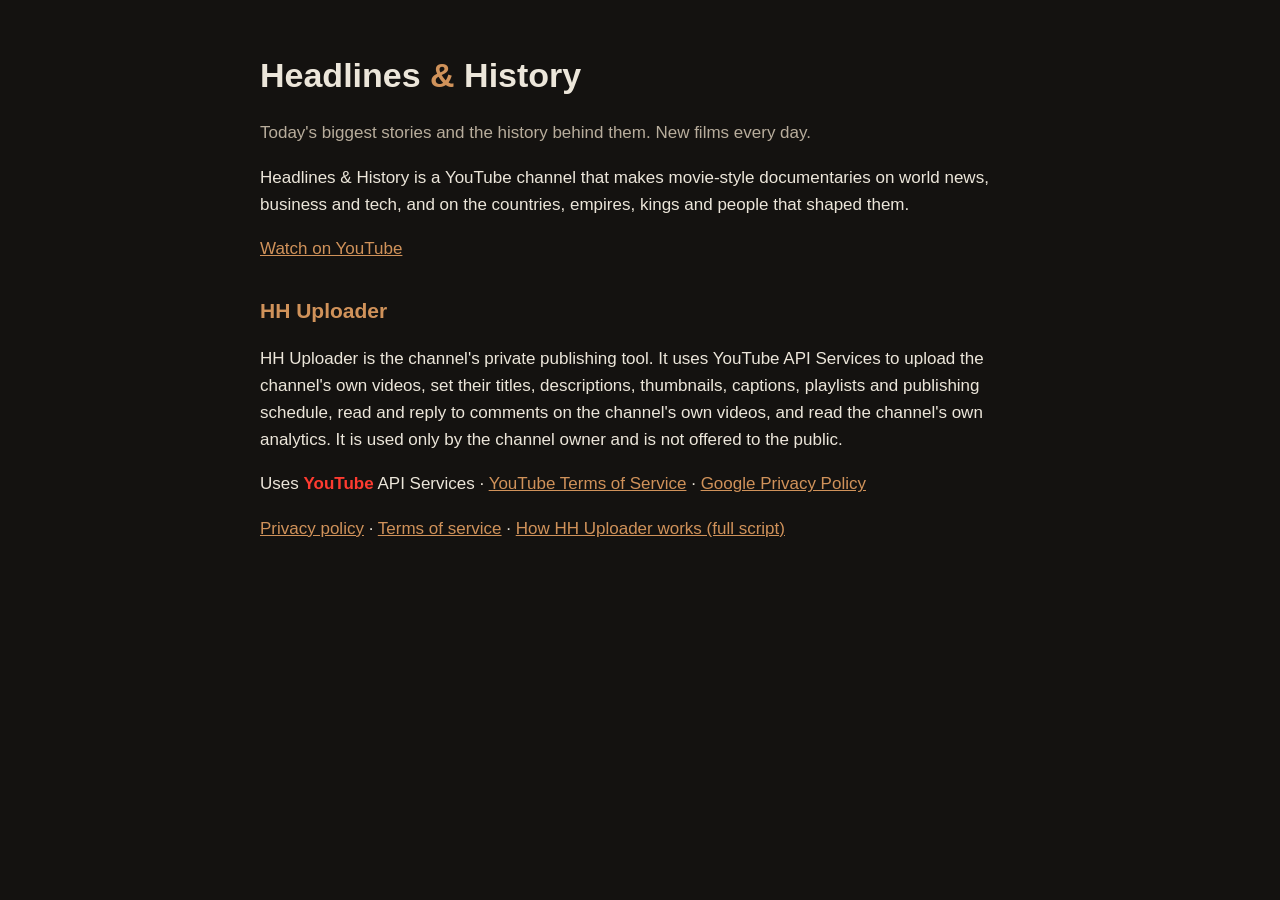
<file: index.html>
<!doctype html><html lang="en"><head><meta charset="utf-8"><meta name="viewport" content="width=device-width,initial-scale=1">
<title>Headlines &amp; History</title><link rel="stylesheet" href="style.css"></head><body><main>
<h1>Headlines <span>&amp;</span> History</h1>
<p class="mute">Today's biggest stories and the history behind them. New films every day.</p>
<p>Headlines &amp; History is a YouTube channel that makes movie-style documentaries on world news, business and tech, and on the countries, empires, kings and people that shaped them.</p>
<p><a href="https://www.youtube.com/@HeadlinesHistoryHH">Watch on YouTube</a></p>
<h2>HH Uploader</h2>
<p>HH Uploader is the channel's private publishing tool. It uses YouTube API Services to upload the channel's own videos, set their titles, descriptions, thumbnails, captions, playlists and publishing schedule, read and reply to comments on the channel's own videos, and read the channel's own analytics. It is used only by the channel owner and is not offered to the public.</p>
<p>Uses <strong style="color:#ff3b30">YouTube</strong> API Services · <a href="https://www.youtube.com/t/terms">YouTube Terms of Service</a> · <a href="https://policies.google.com/privacy">Google Privacy Policy</a></p>
<p><a href="privacy.html">Privacy policy</a> · <a href="terms.html">Terms of service</a> · <a href="hh-uploader/">How HH Uploader works (full script)</a></p>
</main></body></html>
</file>
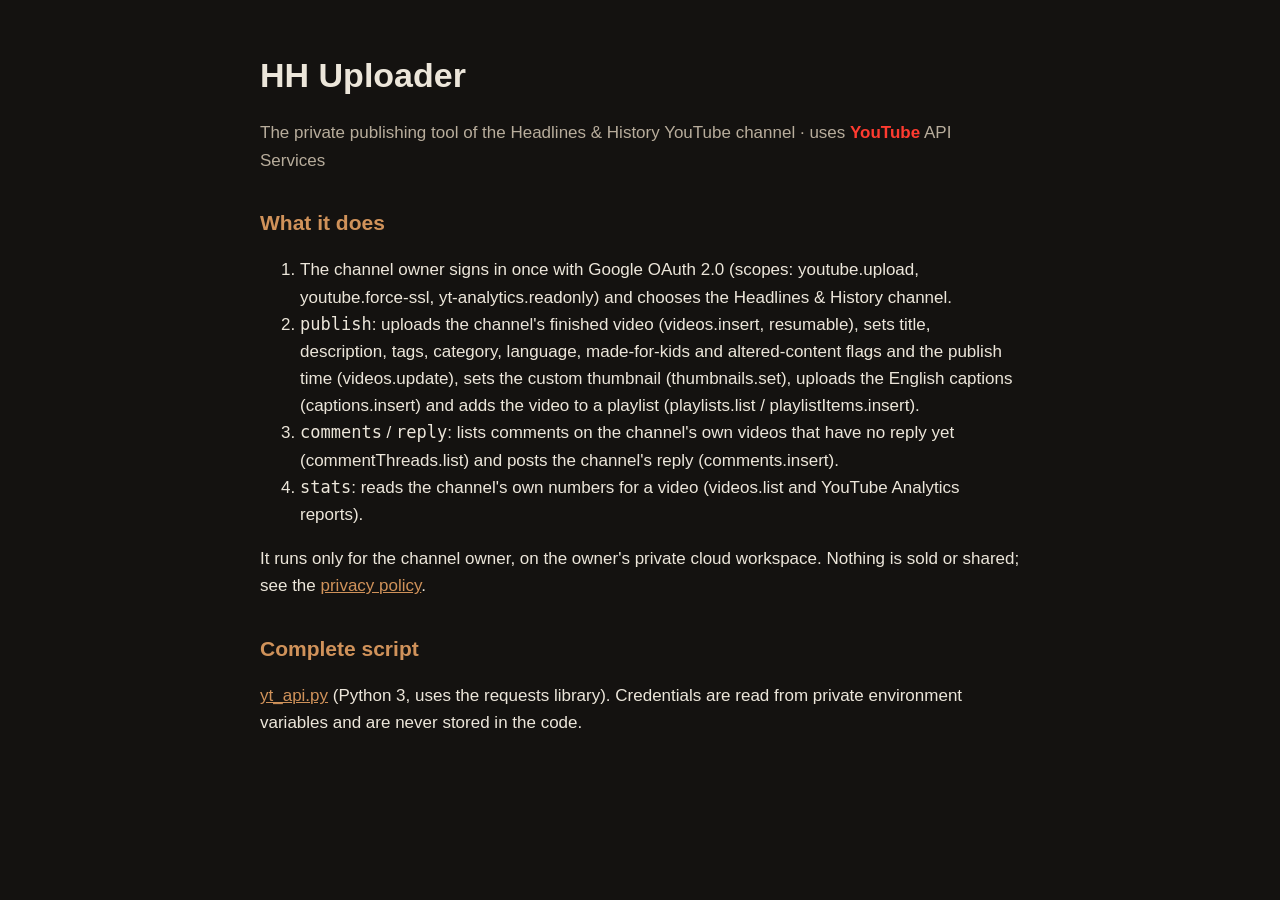
<file: hh-uploader/index.html>
<!doctype html><html lang="en"><head><meta charset="utf-8"><meta name="viewport" content="width=device-width,initial-scale=1">
<title>HH Uploader · how it works</title><link rel="stylesheet" href="../style.css"></head><body><main>
<h1>HH Uploader</h1><p class="mute">The private publishing tool of the Headlines &amp; History YouTube channel · uses <strong style="color:#ff3b30">YouTube</strong> API Services</p>
<h2>What it does</h2>
<ol><li>The channel owner signs in once with Google OAuth 2.0 (scopes: youtube.upload, youtube.force-ssl, yt-analytics.readonly) and chooses the Headlines &amp; History channel.</li>
<li><code>publish</code>: uploads the channel's finished video (videos.insert, resumable), sets title, description, tags, category, language, made-for-kids and altered-content flags and the publish time (videos.update), sets the custom thumbnail (thumbnails.set), uploads the English captions (captions.insert) and adds the video to a playlist (playlists.list / playlistItems.insert).</li>
<li><code>comments</code> / <code>reply</code>: lists comments on the channel's own videos that have no reply yet (commentThreads.list) and posts the channel's reply (comments.insert).</li>
<li><code>stats</code>: reads the channel's own numbers for a video (videos.list and YouTube Analytics reports).</li></ol>
<p>It runs only for the channel owner, on the owner's private cloud workspace. Nothing is sold or shared; see the <a href="../privacy.html">privacy policy</a>.</p>
<h2>Complete script</h2><p><a href="yt_api.py">yt_api.py</a> (Python 3, uses the requests library). Credentials are read from private environment variables and are never stored in the code.</p>
</main></body></html>
</file>
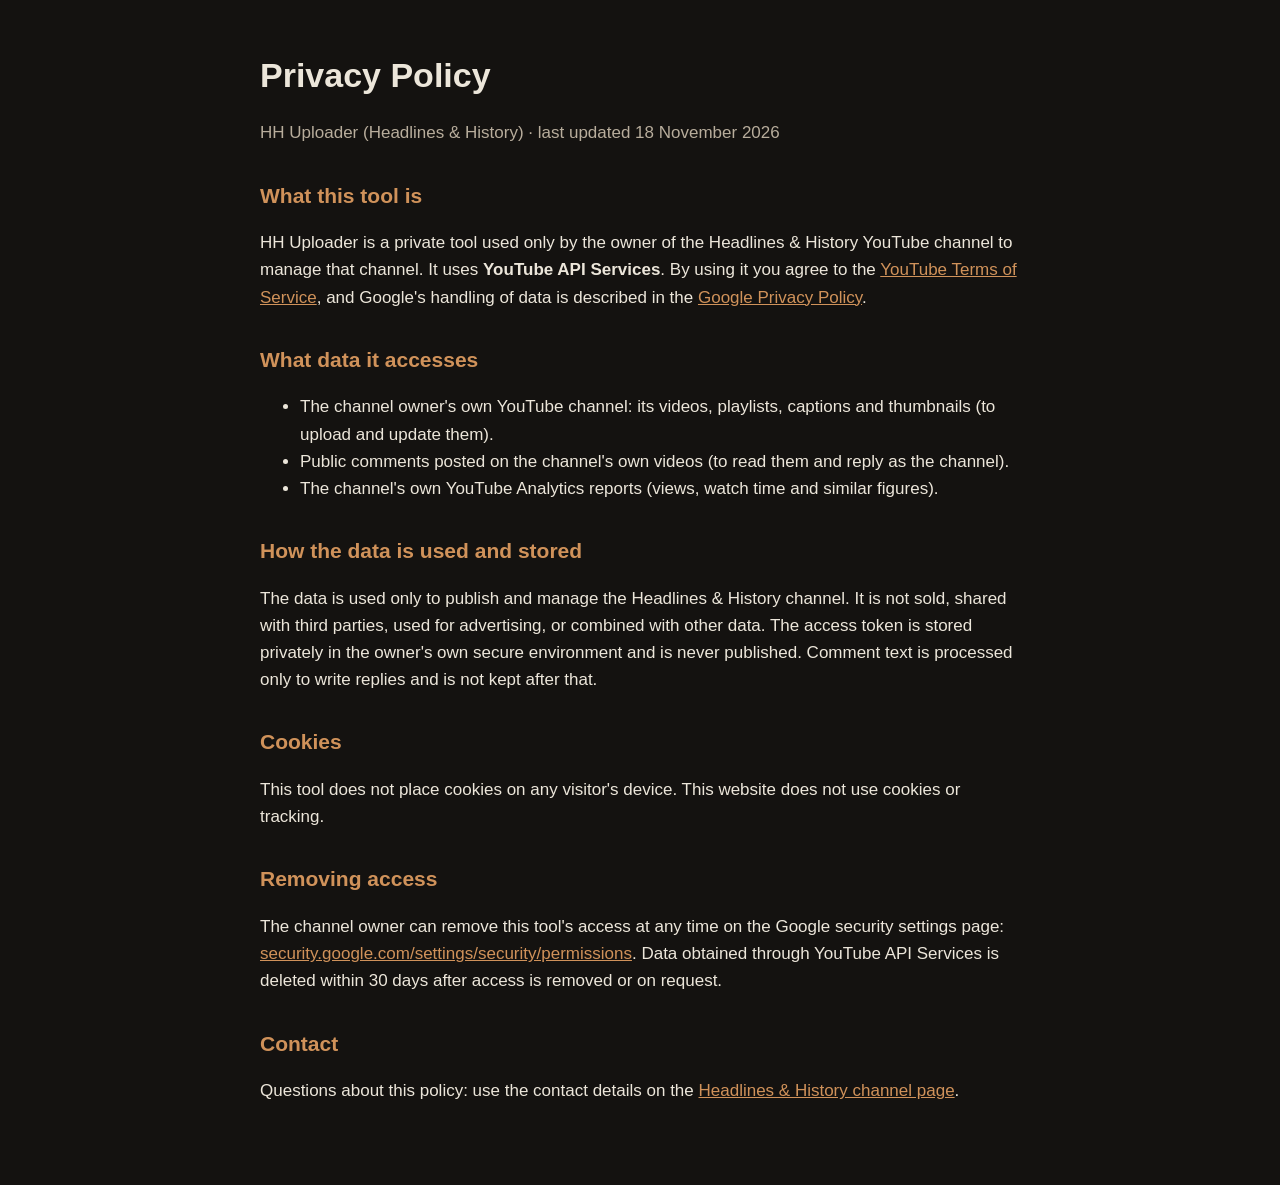
<file: privacy.html>
<!doctype html><html lang="en"><head><meta charset="utf-8"><meta name="viewport" content="width=device-width,initial-scale=1">
<title>Privacy Policy · HH Uploader</title><link rel="stylesheet" href="style.css"></head><body><main>
<h1>Privacy Policy</h1><p class="mute">HH Uploader (Headlines &amp; History) · last updated 18 November 2026</p>
<h2>What this tool is</h2>
<p>HH Uploader is a private tool used only by the owner of the Headlines &amp; History YouTube channel to manage that channel. It uses <strong>YouTube API Services</strong>. By using it you agree to the <a href="https://www.youtube.com/t/terms">YouTube Terms of Service</a>, and Google's handling of data is described in the <a href="https://policies.google.com/privacy">Google Privacy Policy</a>.</p>
<h2>What data it accesses</h2>
<ul><li>The channel owner's own YouTube channel: its videos, playlists, captions and thumbnails (to upload and update them).</li>
<li>Public comments posted on the channel's own videos (to read them and reply as the channel).</li>
<li>The channel's own YouTube Analytics reports (views, watch time and similar figures).</li></ul>
<h2>How the data is used and stored</h2>
<p>The data is used only to publish and manage the Headlines &amp; History channel. It is not sold, shared with third parties, used for advertising, or combined with other data. The access token is stored privately in the owner's own secure environment and is never published. Comment text is processed only to write replies and is not kept after that.</p>
<h2>Cookies</h2><p>This tool does not place cookies on any visitor's device. This website does not use cookies or tracking.</p>
<h2>Removing access</h2>
<p>The channel owner can remove this tool's access at any time on the Google security settings page: <a href="https://security.google.com/settings/security/permissions">security.google.com/settings/security/permissions</a>. Data obtained through YouTube API Services is deleted within 30 days after access is removed or on request.</p>
<h2>Contact</h2><p>Questions about this policy: use the contact details on the <a href="https://www.youtube.com/@HeadlinesHistoryHH/about">Headlines &amp; History channel page</a>.</p>
</main></body></html>
</file>
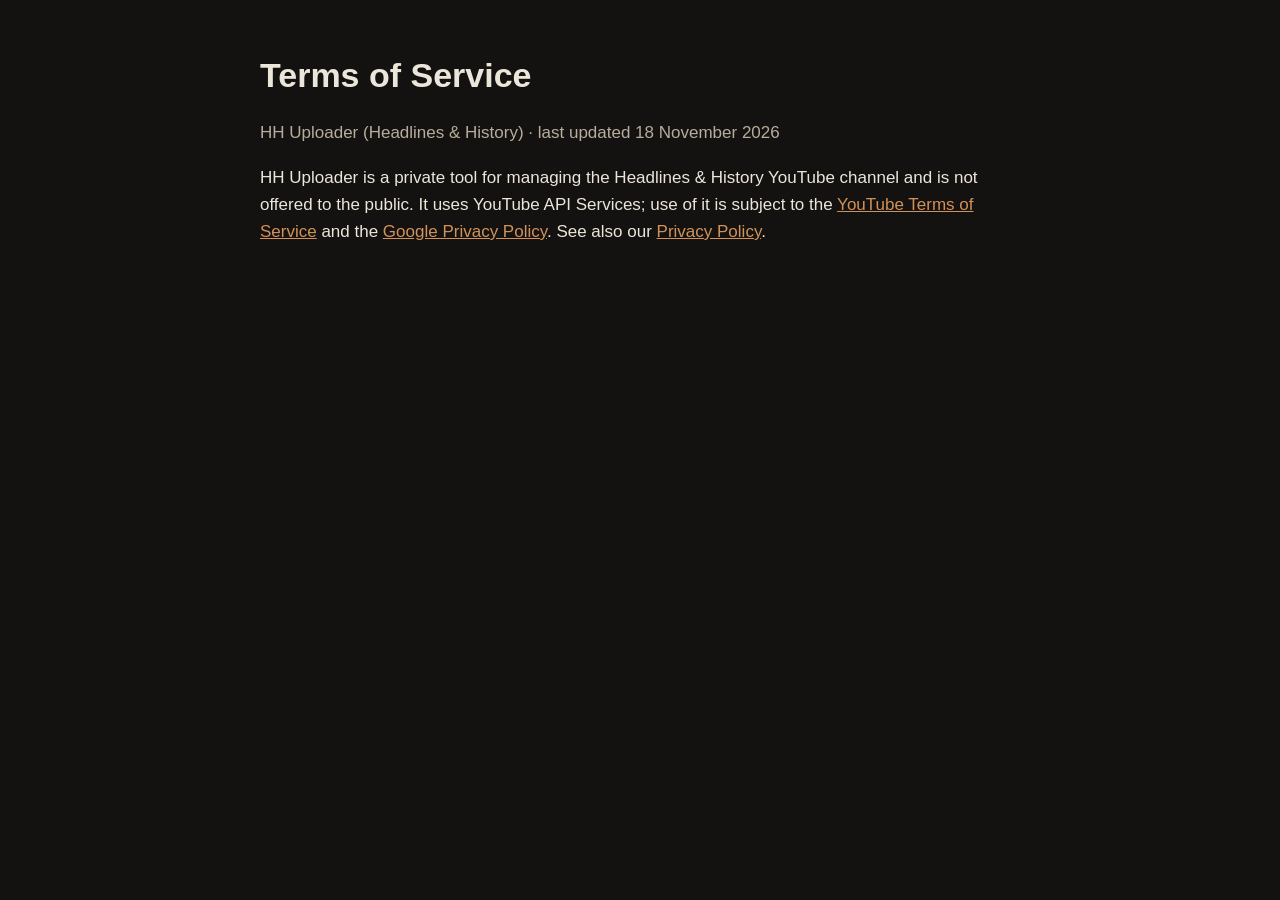
<file: terms.html>
<!doctype html><html lang="en"><head><meta charset="utf-8"><meta name="viewport" content="width=device-width,initial-scale=1">
<title>Terms of Service · HH Uploader</title><link rel="stylesheet" href="style.css"></head><body><main>
<h1>Terms of Service</h1><p class="mute">HH Uploader (Headlines &amp; History) · last updated 18 November 2026</p>
<p>HH Uploader is a private tool for managing the Headlines &amp; History YouTube channel and is not offered to the public. It uses YouTube API Services; use of it is subject to the <a href="https://www.youtube.com/t/terms">YouTube Terms of Service</a> and the <a href="https://policies.google.com/privacy">Google Privacy Policy</a>. See also our <a href="privacy.html">Privacy Policy</a>.</p>
</main></body></html>
</file>
<file: style.css>
:root{--bg:#141210;--fg:#ece6da;--mute:#b8ad9c;--acc:#d0925a}
body{margin:0;background:var(--bg);color:var(--fg);font:17px/1.6 -apple-system,Segoe UI,Helvetica,Arial,sans-serif}
main{max-width:760px;margin:0 auto;padding:48px 20px 64px}
h1{font-size:34px;margin:0 0 6px}h1 span{color:var(--acc)}h2{font-size:21px;margin:32px 0 8px;color:var(--acc)}
p,li{color:var(--fg)}small,.mute{color:var(--mute)}a{color:var(--acc)}
</file>
